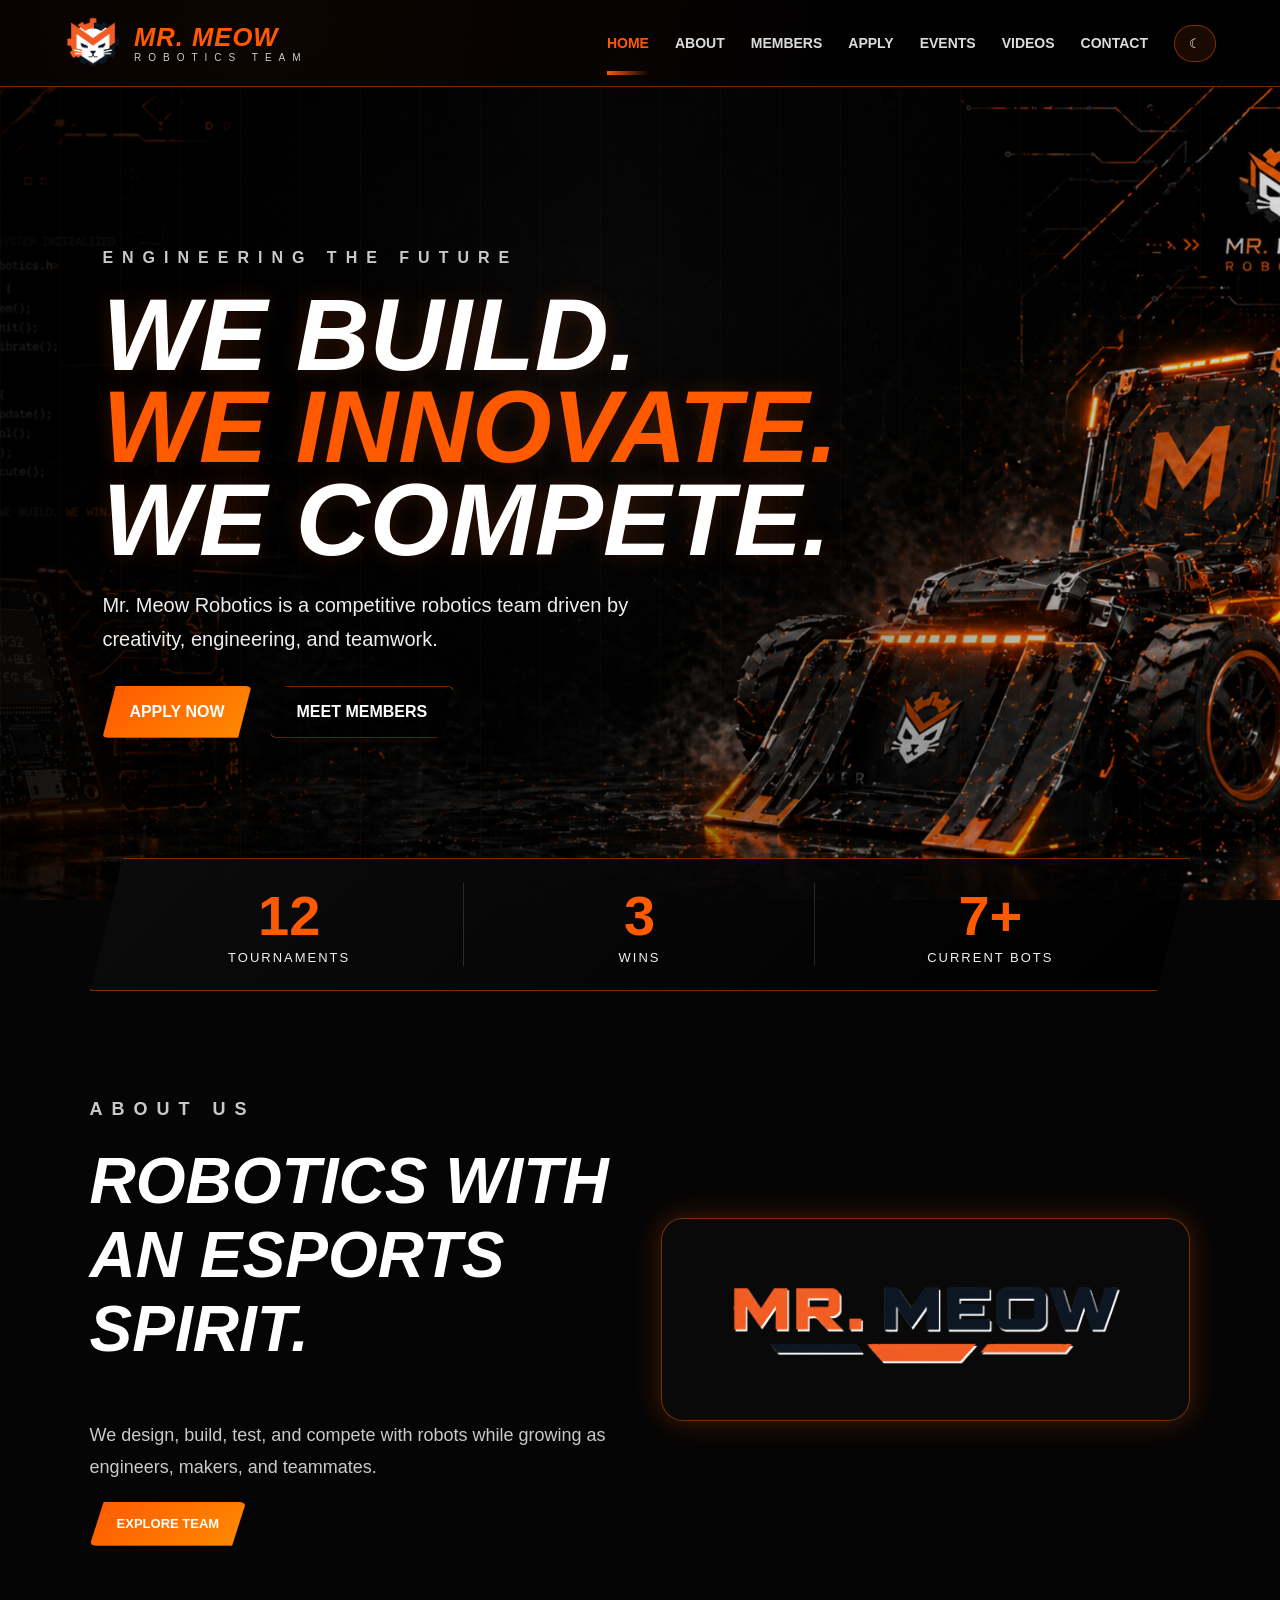
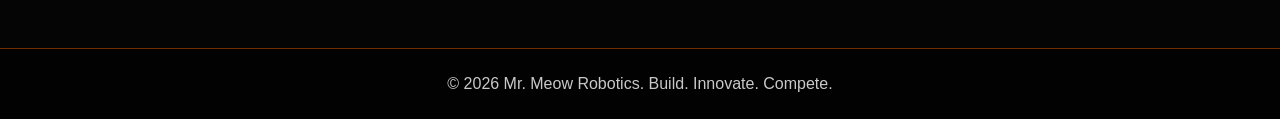
<file: index.html>
<!doctype html>
<html lang="en" data-theme="dark">
<head>
  <meta charset="utf-8" />
  <meta name="viewport" content="width=device-width, initial-scale=1" />
  <title>Mr. Meow Robotics</title>
  <link rel="stylesheet" href="style.css" />
</head>
<body>
  <header class="site-header">
    <a class="brand" href="index.html" aria-label="Mr. Meow home">
      <img src="assets/logo.png" alt="Mr. Meow logo" />
      <span><b>MR. MEOW</b><small>ROBOTICS TEAM</small></span>
    </a>
    <button class="menu-btn" aria-label="Open menu">☰</button>
    <nav class="nav">
      <a class="active" href="index.html">Home</a>
      <a href="about.html">About</a>
      <a href="members.html">Members</a>
      <a href="apply.html">Apply</a>
      <a href="events.html">Events</a>
      <a href="videos.html">Videos</a>
      <a href="contact.html">Contact</a>
      <button class="theme-toggle" aria-label="Toggle theme">☾</button>
    </nav>
  </header>

  <main>
    <section class="hero">
      <div class="hero-bg"></div>
      <div class="hero-content reveal">
        <p class="eyebrow">Engineering The Future</p>
        <h1>We Build.<br><span>We Innovate.</span><br>We Compete.</h1>
        <p class="hero-copy">Mr. Meow Robotics is a competitive robotics team driven by creativity, engineering, and teamwork.</p>
        <div class="hero-actions">
          <a class="btn primary" href="apply.html">Apply Now</a>
          <a class="btn ghost" href="members.html">Meet Members</a>
        </div>
      </div>
    </section>

    <section class="stats panel reveal">
      <div><strong>12</strong><span>Tournaments</span></div>
      <div><strong>3</strong><span>Wins</span></div>
      <div><strong>7+</strong><span>Current Bots</span></div>
    </section>

    <section class="split section reveal">
      <div>
        <p class="eyebrow orange">About Us</p>
        <h2>Robotics with an esports spirit.</h2>
        <p>We design, build, test, and compete with robots while growing as engineers, makers, and teammates.</p>
        <a class="btn primary small" href="about.html">Explore Team</a>
      </div>
      <div class="logo-card">
        <img src="assets/logo-text.png" alt="Mr. Meow wordmark" />
      </div>
    </section>
  </main>

  <footer>© 2026 Mr. Meow Robotics. Build. Innovate. Compete.</footer>
  <script src="script.js"></script>
</body>
</html>
</file>
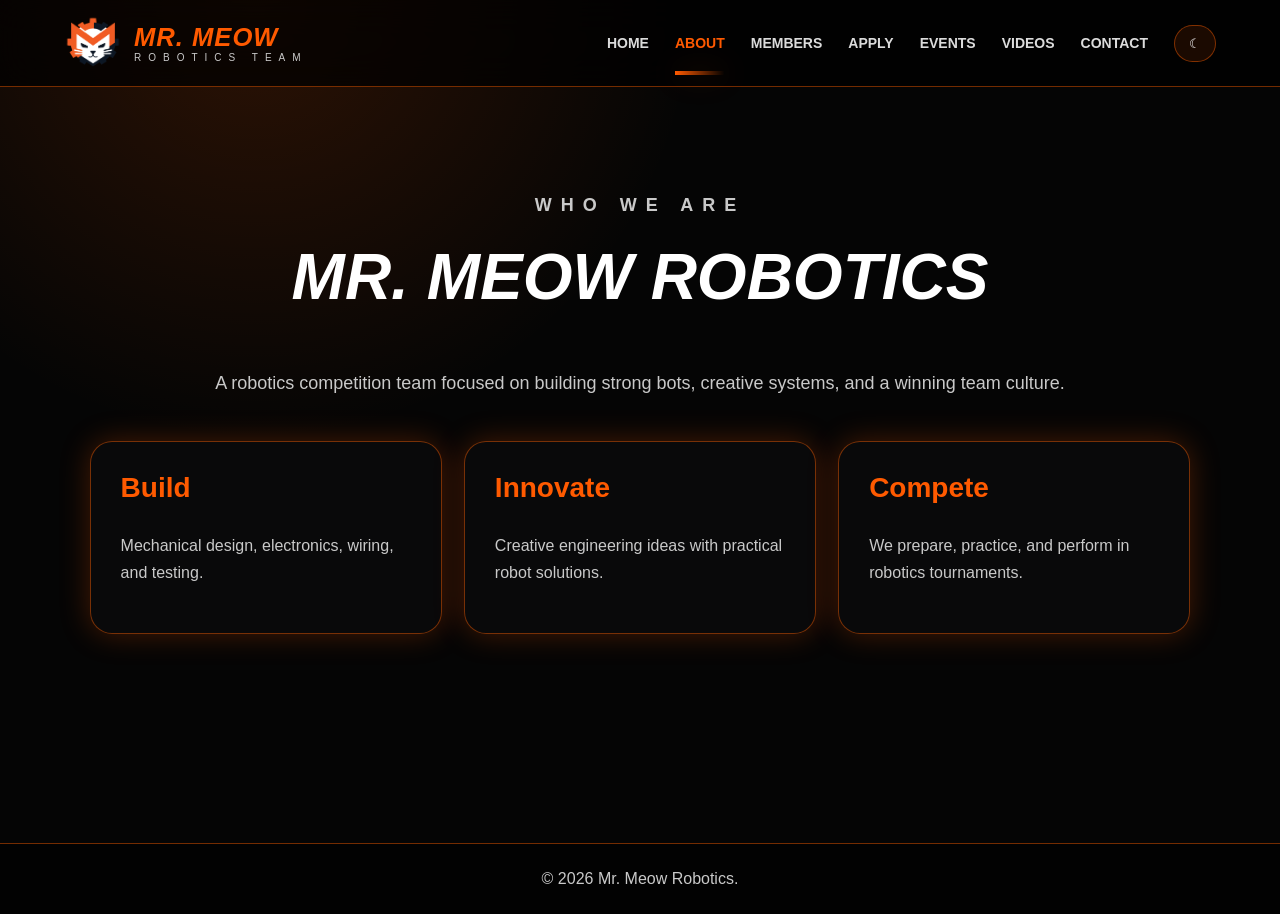
<file: about.html>
<!doctype html><html lang="en" data-theme="dark"><head><meta charset="utf-8"><meta name="viewport" content="width=device-width,initial-scale=1"><title>About - Mr. Meow</title><link rel="stylesheet" href="style.css"></head><body>
<header class="site-header"><a class="brand" href="index.html"><img src="assets/logo.png" alt="Mr. Meow logo"><span><b>MR. MEOW</b><small>ROBOTICS TEAM</small></span></a><button class="menu-btn">☰</button><nav class="nav"><a href="index.html">Home</a><a class="active" href="about.html">About</a><a href="members.html">Members</a><a href="apply.html">Apply</a><a href="events.html">Events</a><a href="videos.html">Videos</a><a href="contact.html">Contact</a><button class="theme-toggle">☾</button></nav></header>
<main class="page"><section class="page-hero reveal"><p class="eyebrow orange">Who We Are</p><h1>Mr. Meow Robotics</h1><p>A robotics competition team focused on building strong bots, creative systems, and a winning team culture.</p></section><section class="grid-3 reveal"><article class="card"><h3>Build</h3><p>Mechanical design, electronics, wiring, and testing.</p></article><article class="card"><h3>Innovate</h3><p>Creative engineering ideas with practical robot solutions.</p></article><article class="card"><h3>Compete</h3><p>We prepare, practice, and perform in robotics tournaments.</p></article></section></main><footer>© 2026 Mr. Meow Robotics.</footer><script src="script.js"></script></body></html>
</file>
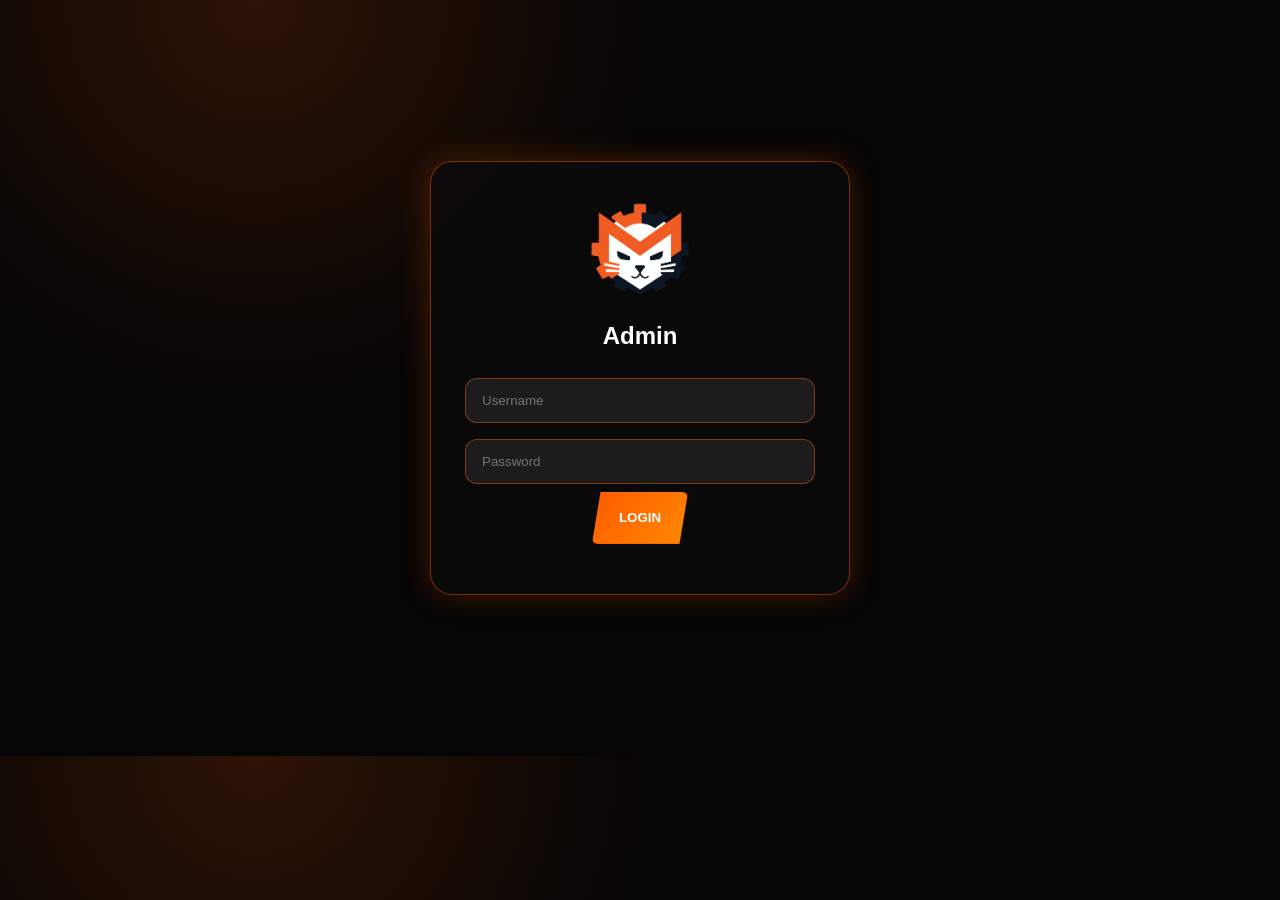
<file: admin.html>
<!doctype html><html lang="en" data-theme="dark"><head><meta charset="utf-8"><meta name="viewport" content="width=device-width,initial-scale=1"><title>Admin - Mr. Meow</title><link rel="stylesheet" href="style.css"></head><body>
<main class="page center-page"><section class="login-card"><img src="assets/logo.png" alt="Mr. Meow logo"><h1>Admin</h1><input id="username" placeholder="Username"><input id="password" placeholder="Password" type="password"><button class="btn primary" onclick="adminLogin()">Login</button><p id="loginMsg"></p></section></main><script src="script.js"></script></body></html>
</file>
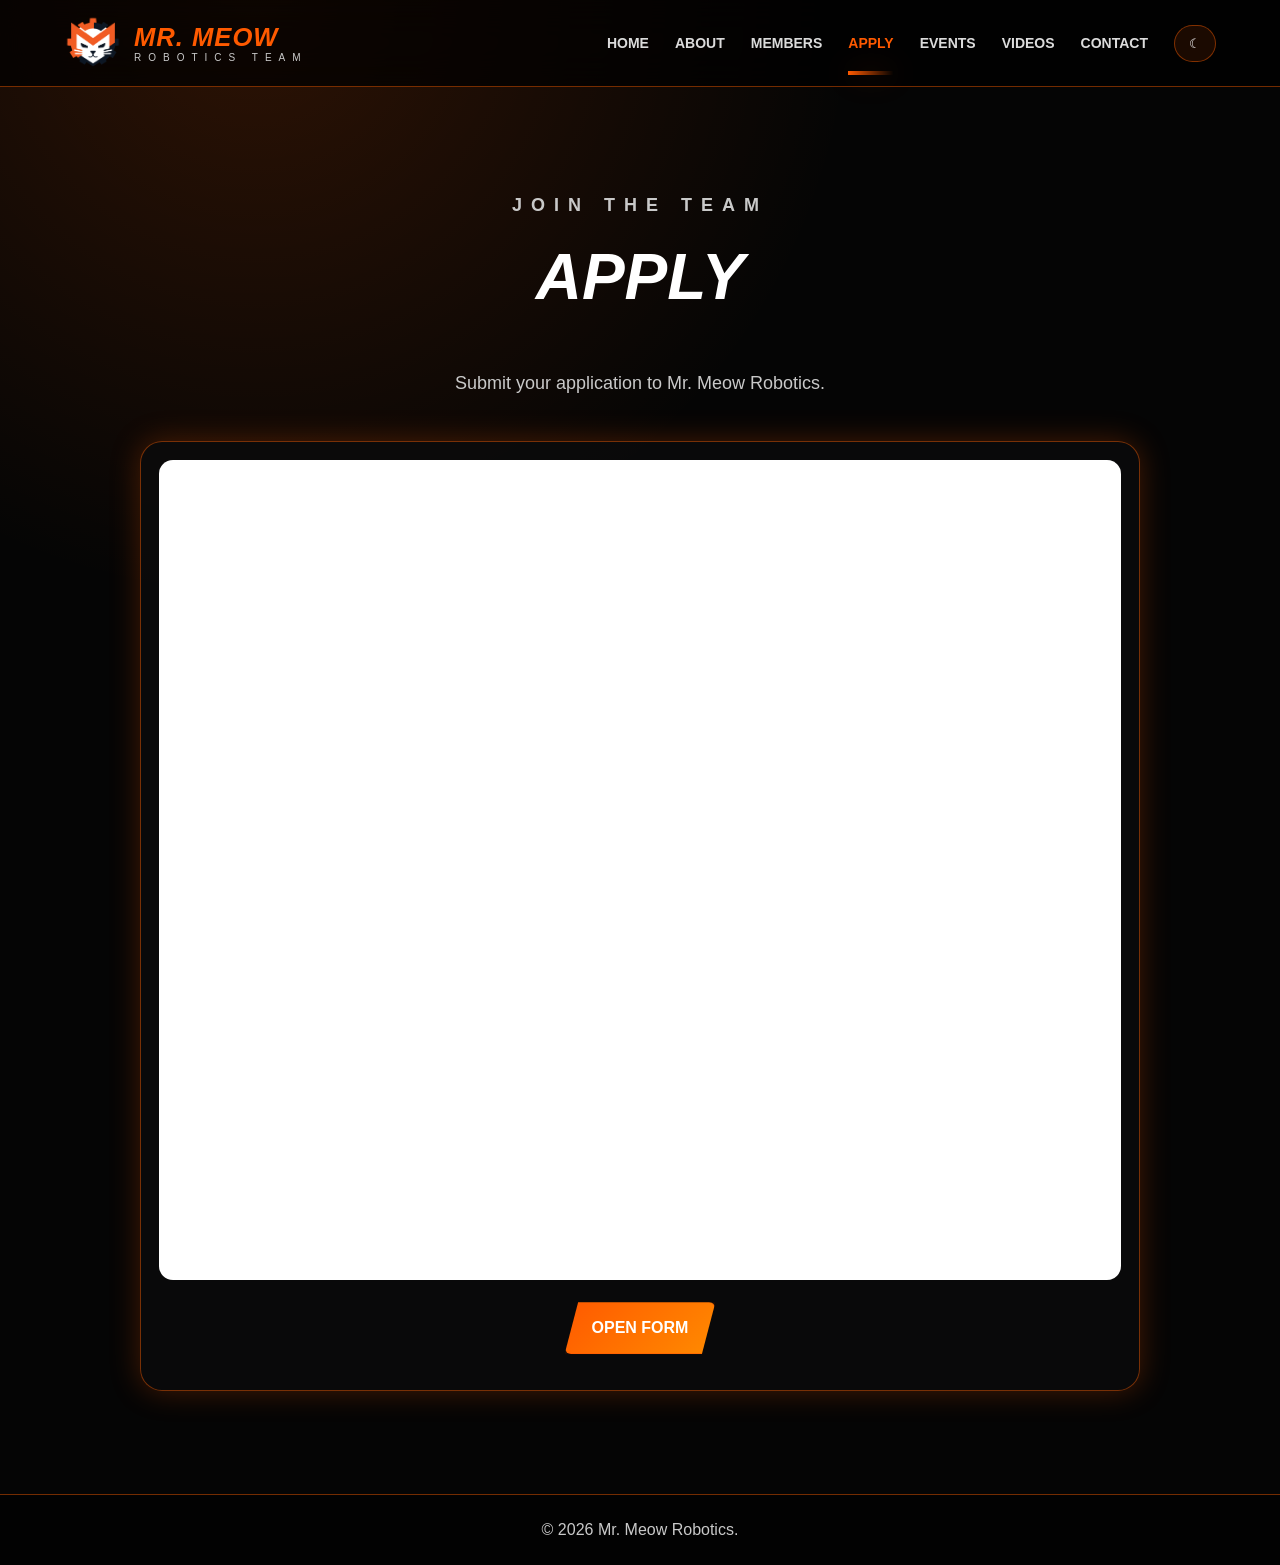
<file: apply.html>
<!doctype html><html lang="en" data-theme="dark"><head><meta charset="utf-8"><meta name="viewport" content="width=device-width,initial-scale=1"><title>Apply - Mr. Meow</title><link rel="stylesheet" href="style.css"></head><body>
<header class="site-header"><a class="brand" href="index.html"><img src="assets/logo.png" alt="Mr. Meow logo"><span><b>MR. MEOW</b><small>ROBOTICS TEAM</small></span></a><button class="menu-btn">☰</button><nav class="nav"><a href="index.html">Home</a><a href="about.html">About</a><a href="members.html">Members</a><a class="active" href="apply.html">Apply</a><a href="events.html">Events</a><a href="videos.html">Videos</a><a href="contact.html">Contact</a><button class="theme-toggle">☾</button></nav></header>
<main class="page"><section class="page-hero reveal"><p class="eyebrow orange">Join The Team</p><h1>Apply</h1><p>Submit your application to Mr. Meow Robotics.</p></section><section class="form-wrap reveal"><iframe src="https://forms.gle/n8pud6gAtezTmFKQ9" title="Mr. Meow application form">Loading…</iframe><a class="btn primary" href="https://forms.gle/n8pud6gAtezTmFKQ9" target="_blank" rel="noopener">Open Form</a></section></main><footer>© 2026 Mr. Meow Robotics.</footer><script src="script.js"></script></body></html>
</file>
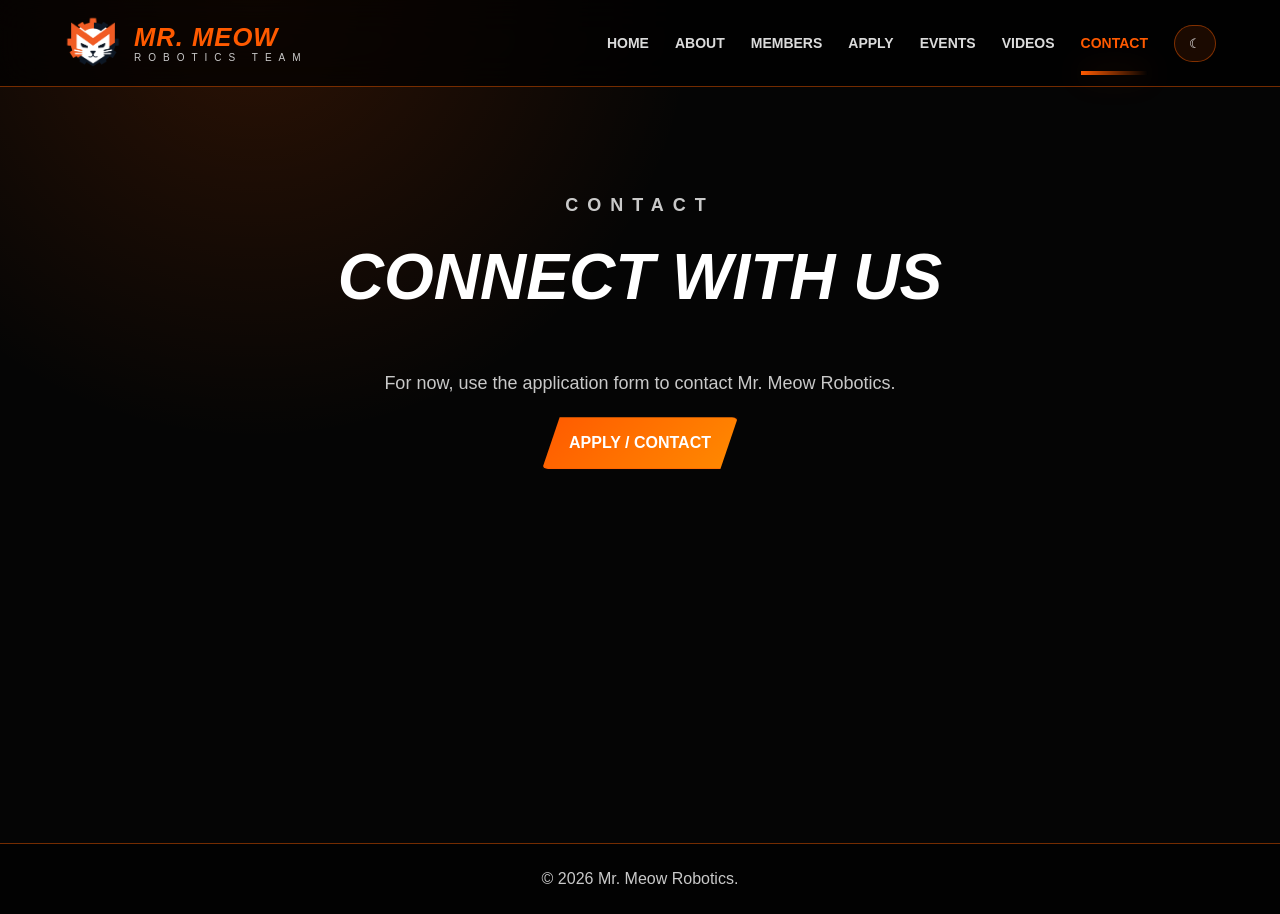
<file: contact.html>
<!doctype html><html lang="en" data-theme="dark"><head><meta charset="utf-8"><meta name="viewport" content="width=device-width,initial-scale=1"><title>Contact - Mr. Meow</title><link rel="stylesheet" href="style.css"></head><body>
<header class="site-header"><a class="brand" href="index.html"><img src="assets/logo.png" alt="Mr. Meow logo"><span><b>MR. MEOW</b><small>ROBOTICS TEAM</small></span></a><button class="menu-btn">☰</button><nav class="nav"><a href="index.html">Home</a><a href="about.html">About</a><a href="members.html">Members</a><a href="apply.html">Apply</a><a href="events.html">Events</a><a href="videos.html">Videos</a><a class="active" href="contact.html">Contact</a><button class="theme-toggle">☾</button></nav></header>
<main class="page"><section class="page-hero reveal"><p class="eyebrow orange">Contact</p><h1>Connect With Us</h1><p>For now, use the application form to contact Mr. Meow Robotics.</p><a class="btn primary" href="apply.html">Apply / Contact</a></section></main><footer>© 2026 Mr. Meow Robotics.</footer><script src="script.js"></script></body></html>
</file>
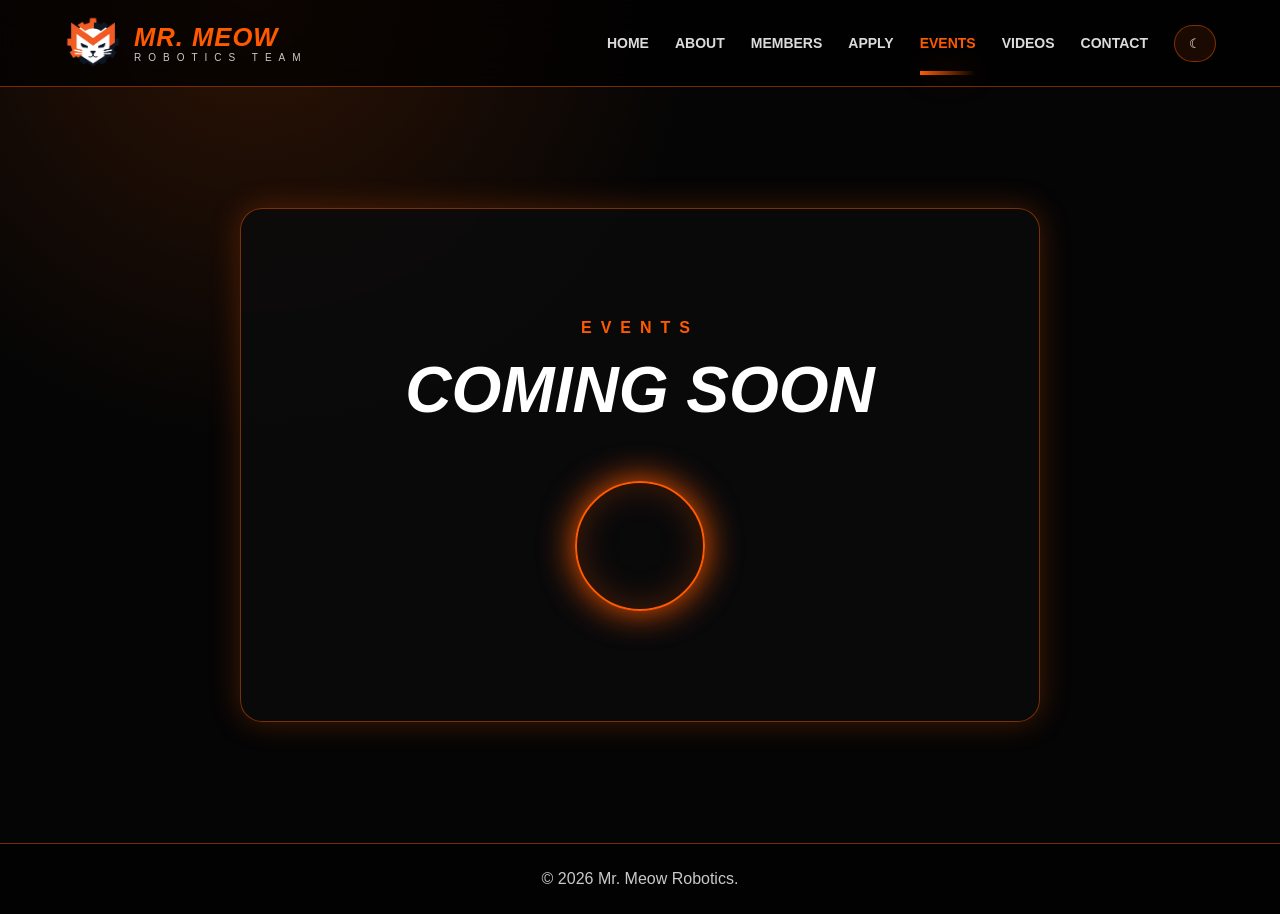
<file: events.html>
<!doctype html><html lang="en" data-theme="dark"><head><meta charset="utf-8"><meta name="viewport" content="width=device-width,initial-scale=1"><title>Events - Mr. Meow</title><link rel="stylesheet" href="style.css"></head><body>
<header class="site-header"><a class="brand" href="index.html"><img src="assets/logo.png" alt="Mr. Meow logo"><span><b>MR. MEOW</b><small>ROBOTICS TEAM</small></span></a><button class="menu-btn">☰</button><nav class="nav"><a href="index.html">Home</a><a href="about.html">About</a><a href="members.html">Members</a><a href="apply.html">Apply</a><a class="active" href="events.html">Events</a><a href="videos.html">Videos</a><a href="contact.html">Contact</a><button class="theme-toggle">☾</button></nav></header>
<main class="page center-page"><section class="coming reveal"><p class="eyebrow orange">Events</p><h1>Coming Soon</h1><div class="pulse-ring"></div></section></main><footer>© 2026 Mr. Meow Robotics.</footer><script src="script.js"></script></body></html>
</file>
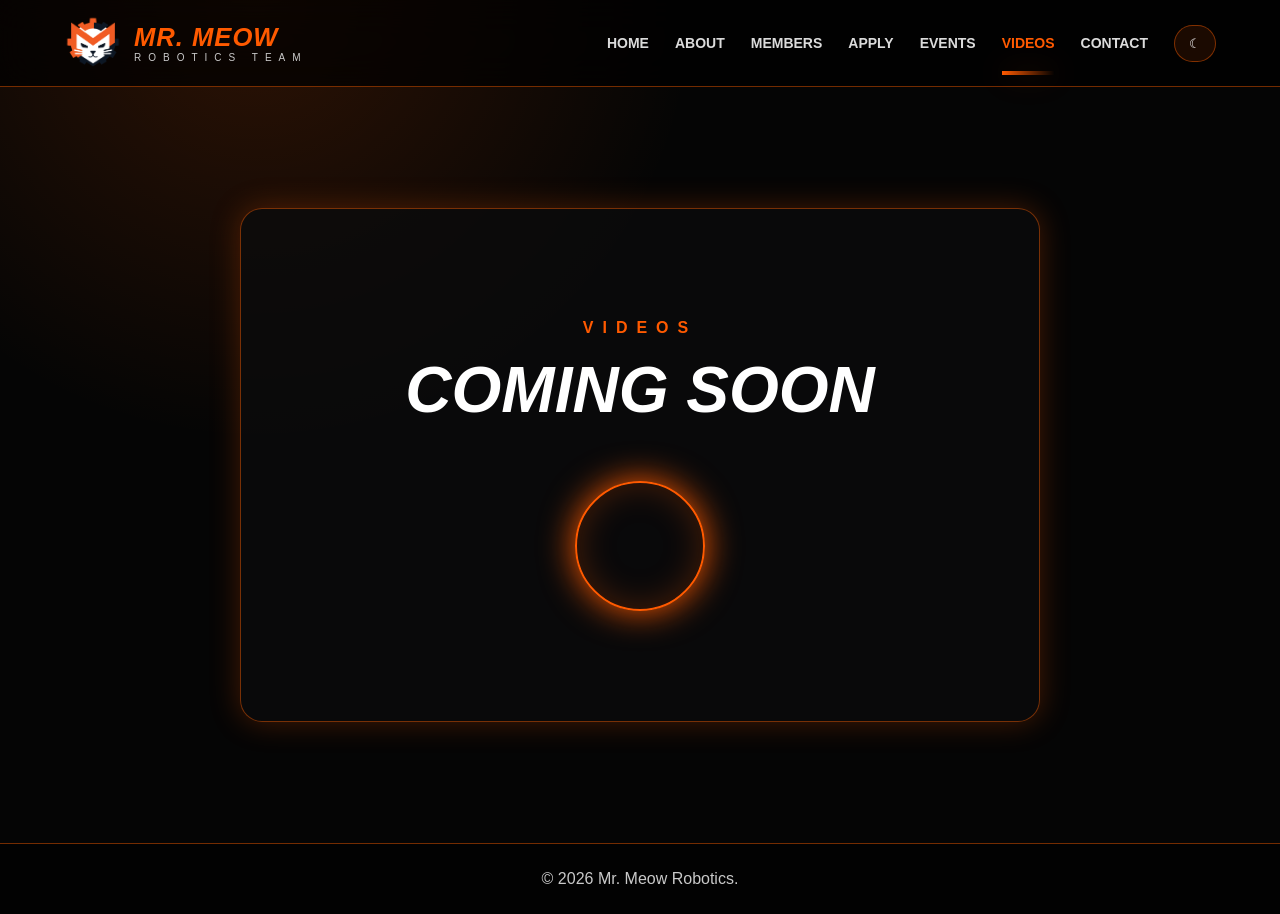
<file: videos.html>
<!doctype html><html lang="en" data-theme="dark"><head><meta charset="utf-8"><meta name="viewport" content="width=device-width,initial-scale=1"><title>Videos - Mr. Meow</title><link rel="stylesheet" href="style.css"></head><body>
<header class="site-header"><a class="brand" href="index.html"><img src="assets/logo.png" alt="Mr. Meow logo"><span><b>MR. MEOW</b><small>ROBOTICS TEAM</small></span></a><button class="menu-btn">☰</button><nav class="nav"><a href="index.html">Home</a><a href="about.html">About</a><a href="members.html">Members</a><a href="apply.html">Apply</a><a href="events.html">Events</a><a class="active" href="videos.html">Videos</a><a href="contact.html">Contact</a><button class="theme-toggle">☾</button></nav></header>
<main class="page center-page"><section class="coming reveal"><p class="eyebrow orange">Videos</p><h1>Coming Soon</h1><div class="pulse-ring"></div></section></main><footer>© 2026 Mr. Meow Robotics.</footer><script src="script.js"></script></body></html>
</file>
<file: style.css>
:root{--bg:#050505;--bg2:#0c0c0f;--text:#fff;--muted:#c9c9c9;--card:rgba(11,11,13,.82);--line:rgba(255,96,0,.45);--orange:#ff5a00;--orange2:#ff8a00;--shadow:0 0 30px rgba(255,90,0,.26)}
:root[data-theme="light"]{--bg:#f7f7f7;--bg2:#fff;--text:#090d15;--muted:#4c5260;--card:rgba(255,255,255,.88);--line:rgba(255,96,0,.25);--shadow:0 12px 45px rgba(255,90,0,.18)}
*{box-sizing:border-box}html{scroll-behavior:smooth}body{margin:0;font-family:Arial,Helvetica,sans-serif;background:radial-gradient(circle at 20% 0,rgba(255,90,0,.16),transparent 32%),var(--bg);color:var(--text);overflow-x:hidden}a{color:inherit;text-decoration:none}img{max-width:100%;display:block}.site-header{position:sticky;top:0;z-index:50;display:flex;align-items:center;justify-content:space-between;gap:20px;padding:14px clamp(16px,5vw,70px);background:rgba(0,0,0,.72);backdrop-filter:blur(18px);border-bottom:1px solid var(--line)}[data-theme="light"] .site-header{background:rgba(255,255,255,.78)}.brand{display:flex;align-items:center;gap:12px;min-width:max-content}.brand img{width:58px;height:58px;object-fit:contain}.brand b{font-size:clamp(18px,2vw,26px);font-style:italic;color:var(--orange);letter-spacing:1px}.brand small{display:block;letter-spacing:7px;font-size:10px;color:var(--muted)}.nav{display:flex;align-items:center;gap:26px}.nav a{font-size:14px;font-weight:800;text-transform:uppercase;opacity:.86;position:relative}.nav a.active,.nav a:hover{color:var(--orange);opacity:1}.nav a.active:after{content:"";position:absolute;left:0;right:0;bottom:-24px;height:4px;background:linear-gradient(90deg,var(--orange),transparent);box-shadow:var(--shadow)}.theme-toggle,.menu-btn{border:1px solid var(--line);background:rgba(255,90,0,.1);color:var(--text);border-radius:999px;padding:10px 14px;cursor:pointer}.menu-btn{display:none;font-size:22px}.hero{min-height:calc(100vh - 87px);position:relative;display:flex;align-items:center;padding:clamp(70px,10vw,130px) clamp(18px,8vw,110px);isolation:isolate}.hero-bg{position:absolute;inset:0;background:linear-gradient(90deg,rgba(0,0,0,.88),rgba(0,0,0,.46),rgba(0,0,0,.14)),url('assets/hero-bg.png') center/cover no-repeat;z-index:-2}.hero:after{content:"";position:absolute;inset:0;background:repeating-linear-gradient(90deg,rgba(255,90,0,.04) 0 1px,transparent 1px 60px);z-index:-1}.hero-content{max-width:760px}.eyebrow{letter-spacing:9px;text-transform:uppercase;color:var(--muted);font-size:clamp(12px,1.4vw,16px);font-weight:900}.orange{color:var(--orange)}h1,h2,h3,p{margin-top:0}.hero h1{font-size:clamp(46px,8vw,106px);line-height:.9;text-transform:uppercase;font-style:italic;margin:22px 0;text-shadow:0 0 22px rgba(255,90,0,.2)}.hero h1 span{color:var(--orange)}.hero-copy{max-width:560px;color:#eee;font-size:clamp(16px,2vw,20px);line-height:1.7}.hero-actions{display:flex;gap:18px;flex-wrap:wrap;margin-top:30px}.btn{display:inline-flex;align-items:center;justify-content:center;min-height:52px;padding:0 26px;border-radius:6px;clip-path:polygon(9% 0,100% 0,91% 100%,0 100%);font-weight:900;text-transform:uppercase;border:1px solid var(--line);cursor:pointer}.btn.primary{background:linear-gradient(135deg,var(--orange),var(--orange2));color:#fff;box-shadow:var(--shadow)}.btn.ghost{background:rgba(0,0,0,.35);color:#fff}.btn.small{min-height:44px;font-size:13px}.panel{width:min(1100px,92%);margin:-42px auto 0;position:relative;z-index:4;background:linear-gradient(135deg,rgba(12,12,14,.94),rgba(0,0,0,.9));border:1px solid var(--line);box-shadow:var(--shadow);clip-path:polygon(3% 0,100% 0,97% 100%,0 100%)}.stats{display:grid;grid-template-columns:repeat(3,1fr);gap:1px;padding:24px}.stats div{text-align:center;border-right:1px solid rgba(255,255,255,.14)}.stats div:last-child{border:0}.stats strong{display:block;font-size:clamp(34px,5vw,56px);color:var(--orange)}.stats span{color:#eee;text-transform:uppercase;letter-spacing:2px;font-size:13px}.section,.page{padding:clamp(60px,8vw,110px) clamp(18px,7vw,90px)}.split{display:grid;grid-template-columns:1fr 1fr;gap:42px;align-items:center}.split h2,.page-hero h1,.coming h1{font-size:clamp(34px,5vw,70px);text-transform:uppercase;font-style:italic}.split p,.page-hero p{color:var(--muted);line-height:1.8;font-size:18px}.logo-card,.card,.member-card,.form-wrap,.coming,.login-card{background:var(--card);border:1px solid var(--line);box-shadow:var(--shadow);border-radius:22px}.logo-card{padding:50px}.page{min-height:calc(100vh - 144px)}.page-hero{text-align:center;max-width:900px;margin:0 auto 42px}.grid-3{display:grid;grid-template-columns:repeat(3,1fr);gap:22px}.card{padding:30px}.card h3{color:var(--orange);font-size:28px}.card p{color:var(--muted);line-height:1.7}.members-grid{display:grid;grid-template-columns:repeat(2,minmax(0,420px));justify-content:center;gap:28px}.member-card{overflow:hidden;position:relative}.member-card:before{content:"";position:absolute;inset:0;background:linear-gradient(135deg,rgba(255,90,0,.22),transparent 38%);pointer-events:none}.member-card img{width:100%;height:360px;object-fit:cover;filter:saturate(1.08) contrast(1.05)}.member-info{padding:24px}.member-info h3{font-size:26px;margin-bottom:8px}.member-info .title{color:var(--orange);font-weight:900;text-transform:uppercase;letter-spacing:2px}.member-info p{color:var(--muted);line-height:1.7;margin-top:16px}.form-wrap{max-width:1000px;margin:0 auto;padding:18px;text-align:center}.form-wrap iframe{width:100%;height:820px;border:0;border-radius:14px;background:#fff}.form-wrap .btn{margin:18px auto}.center-page{display:grid;place-items:center}.coming{text-align:center;padding:clamp(50px,9vw,110px);width:min(800px,100%)}.pulse-ring{width:130px;height:130px;border:2px solid var(--orange);border-radius:50%;margin:35px auto 0;box-shadow:0 0 35px var(--orange),inset 0 0 35px rgba(255,90,0,.25);animation:pulse 1.8s infinite}.login-card{width:min(420px,92vw);padding:34px;text-align:center}.login-card img{width:110px;margin:0 auto 16px}.login-card input{width:100%;padding:14px 16px;margin:8px 0;background:rgba(255,255,255,.08);border:1px solid var(--line);border-radius:12px;color:var(--text)}footer{text-align:center;padding:26px;color:var(--muted);border-top:1px solid var(--line);background:rgba(0,0,0,.6)}.reveal{animation:rise .75s ease both}@keyframes rise{from{opacity:0;transform:translateY(24px)}to{opacity:1;transform:none}}@keyframes pulse{0%,100%{transform:scale(.9);opacity:.6}50%{transform:scale(1.08);opacity:1}}
@media(max-width:880px){.menu-btn{display:block}.site-header{padding:12px 16px}.nav{position:absolute;top:83px;left:12px;right:12px;display:none;flex-direction:column;align-items:stretch;gap:0;padding:12px;background:rgba(0,0,0,.94);border:1px solid var(--line);border-radius:18px}.nav.open{display:flex}.nav a,.theme-toggle{padding:14px}.nav a.active:after{display:none}.hero{min-height:720px;align-items:flex-end}.stats{grid-template-columns:1fr;padding:10px 20px}.stats div{border-right:0;border-bottom:1px solid rgba(255,255,255,.14);padding:18px}.stats div:last-child{border:0}.split,.grid-3,.members-grid{grid-template-columns:1fr}.member-card img{height:320px}.brand small{letter-spacing:4px}.form-wrap iframe{height:720px}}@media(max-width:480px){.brand img{width:48px;height:48px}.brand b{font-size:17px}.brand small{font-size:8px;letter-spacing:3px}.hero h1{font-size:44px}.eyebrow{letter-spacing:5px}.btn{width:100%}.page{padding-left:14px;padding-right:14px}.member-card img{height:280px}}
</file>
